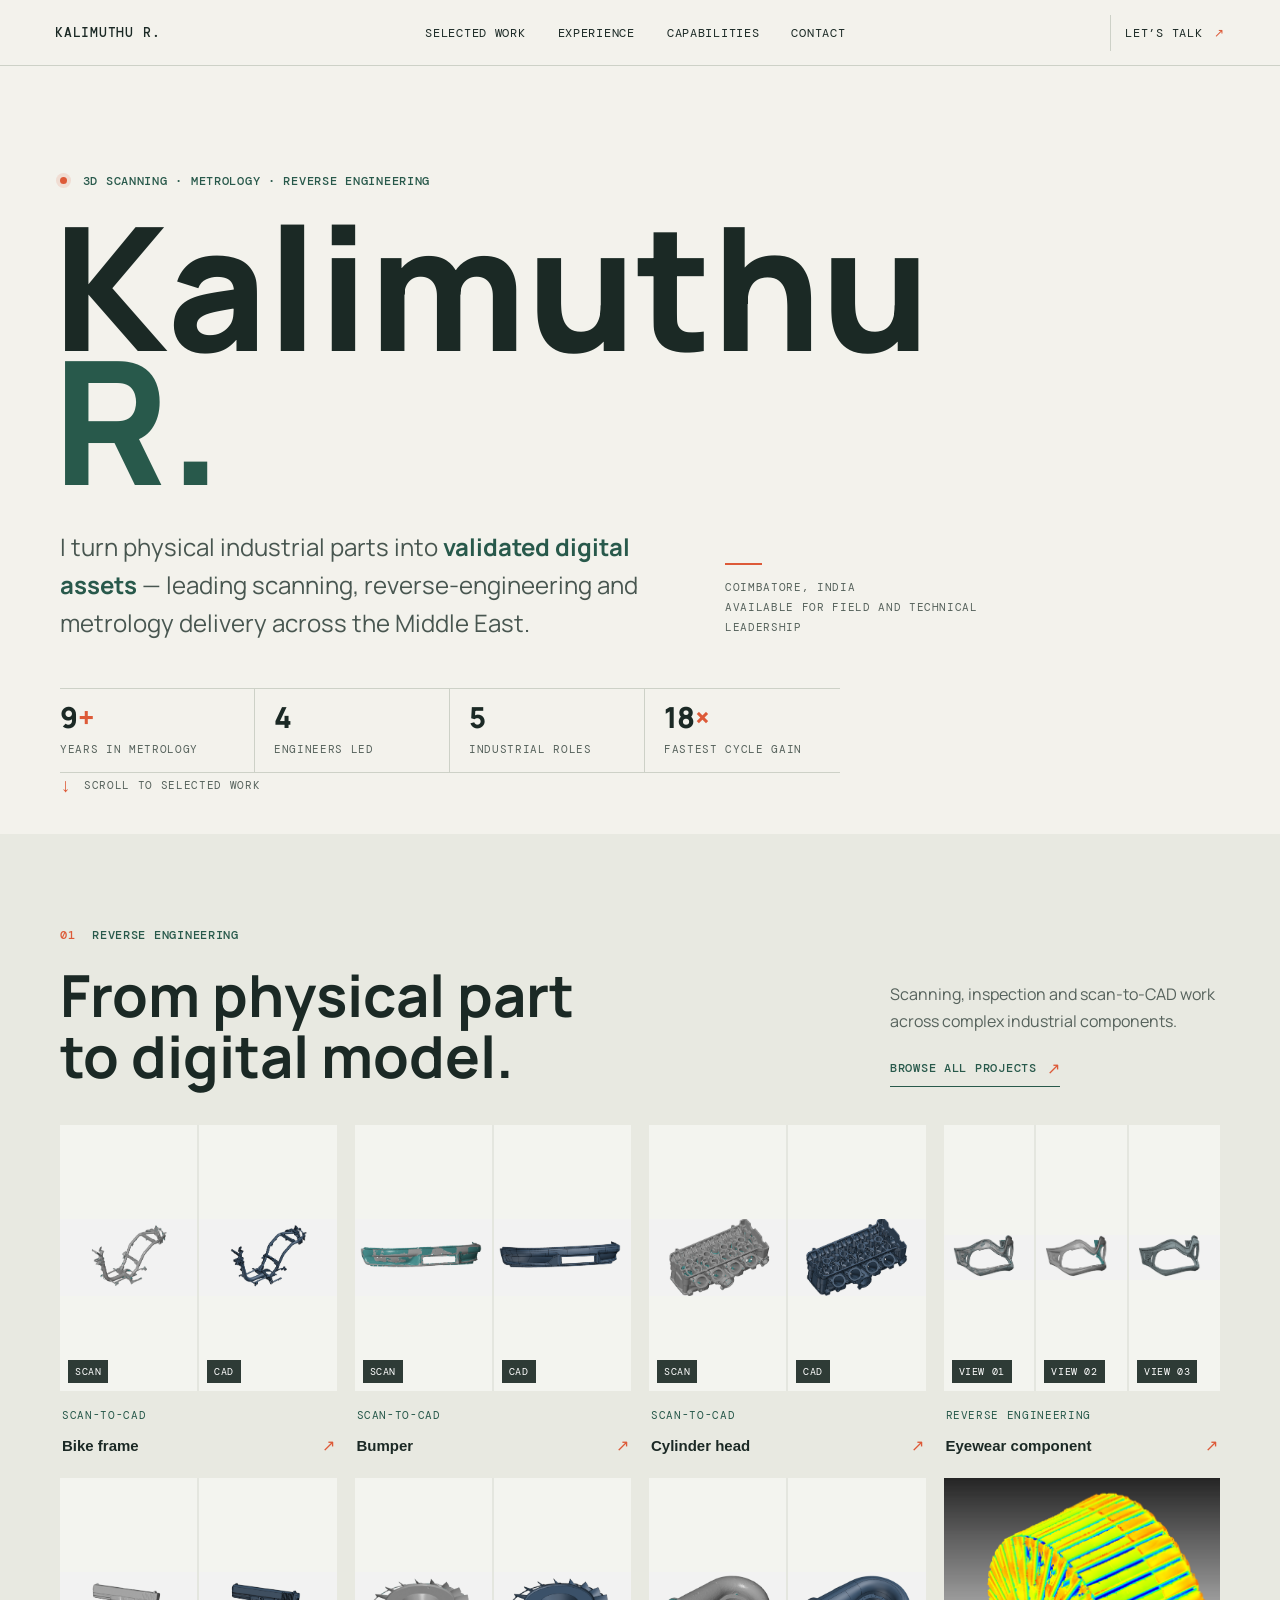
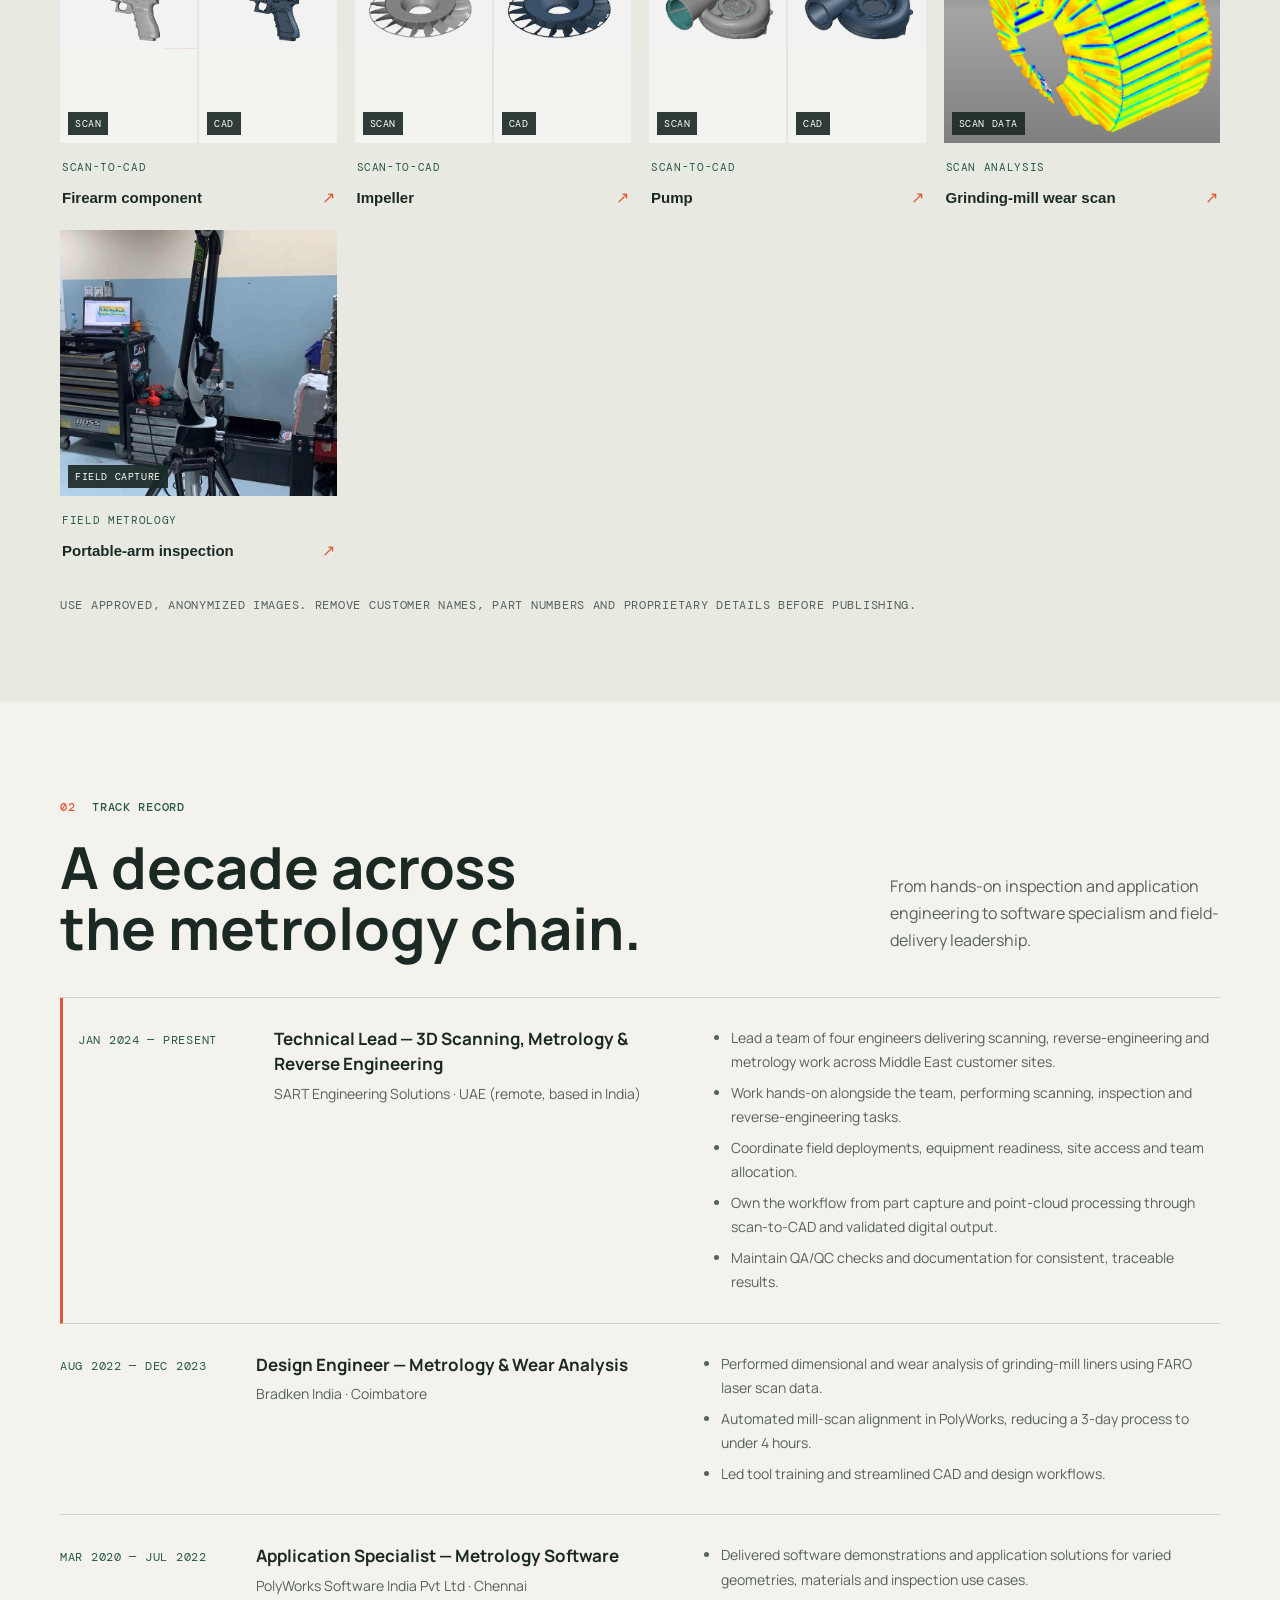
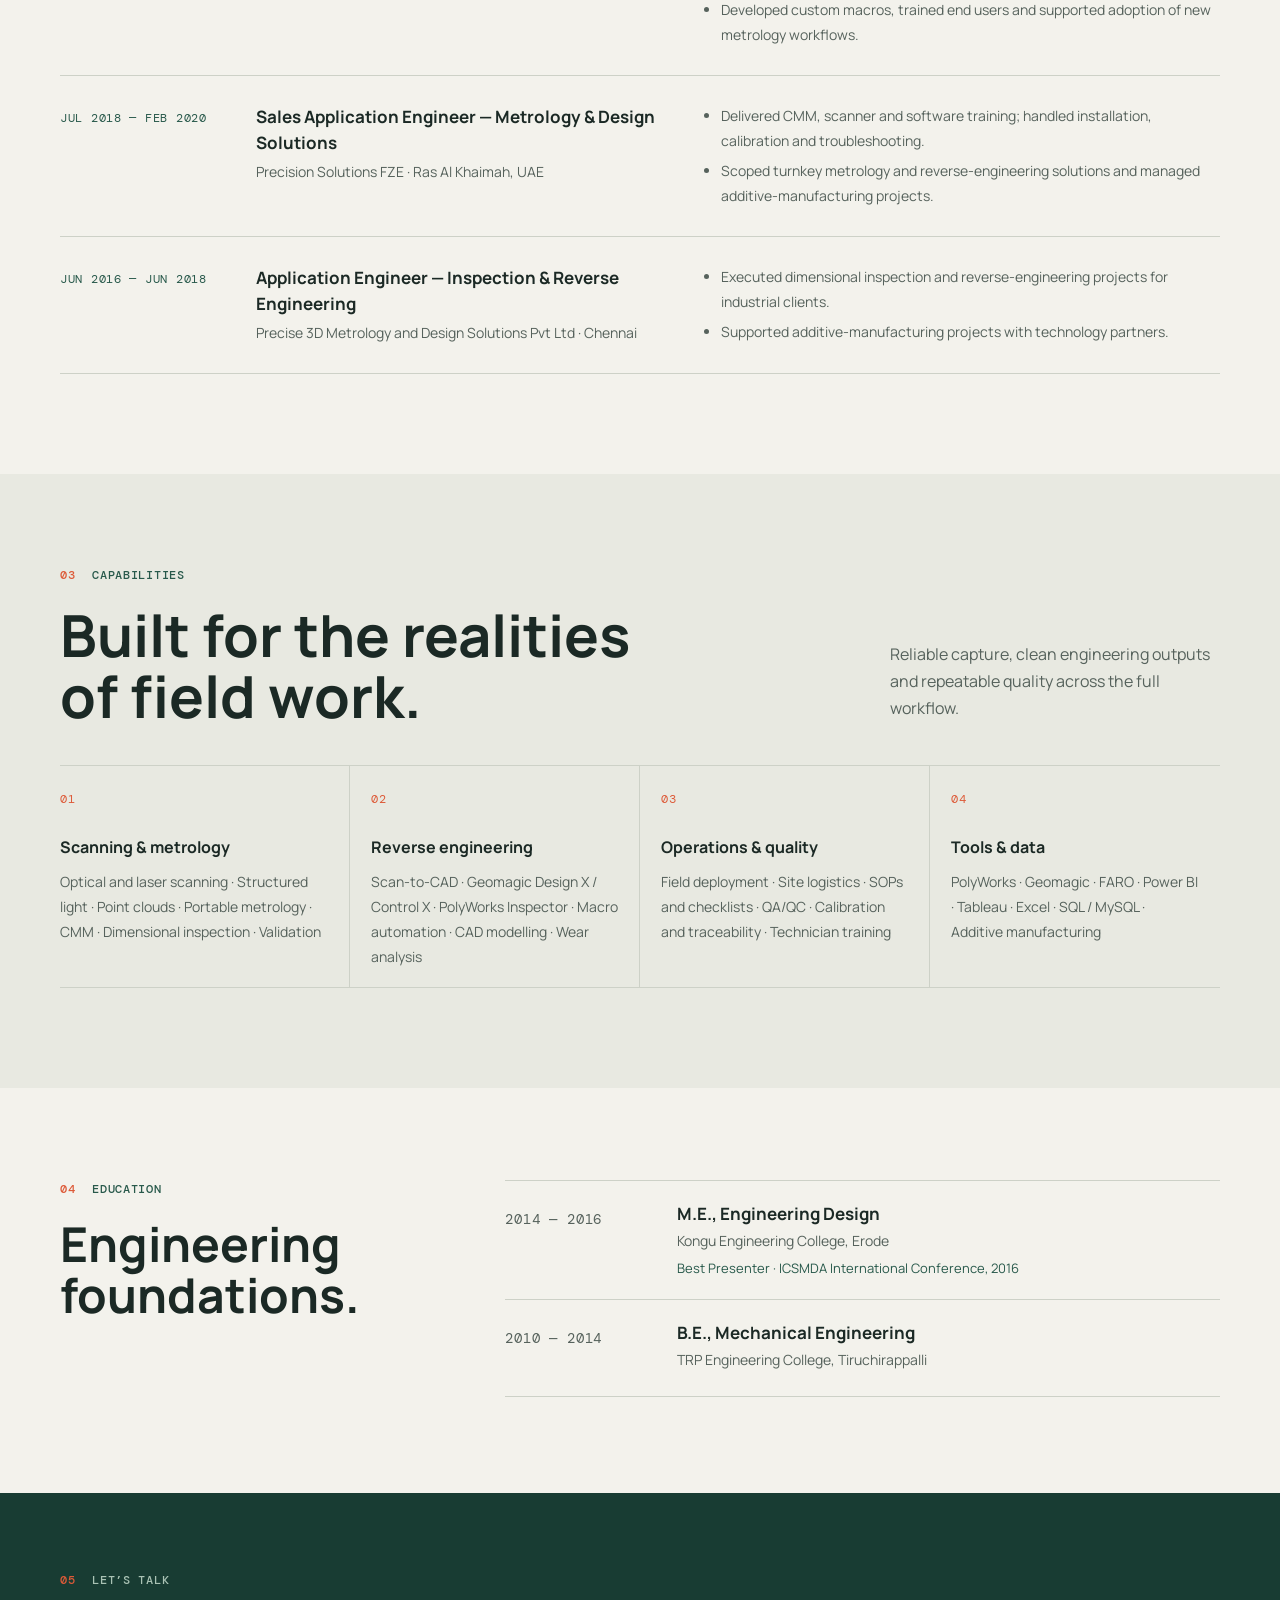
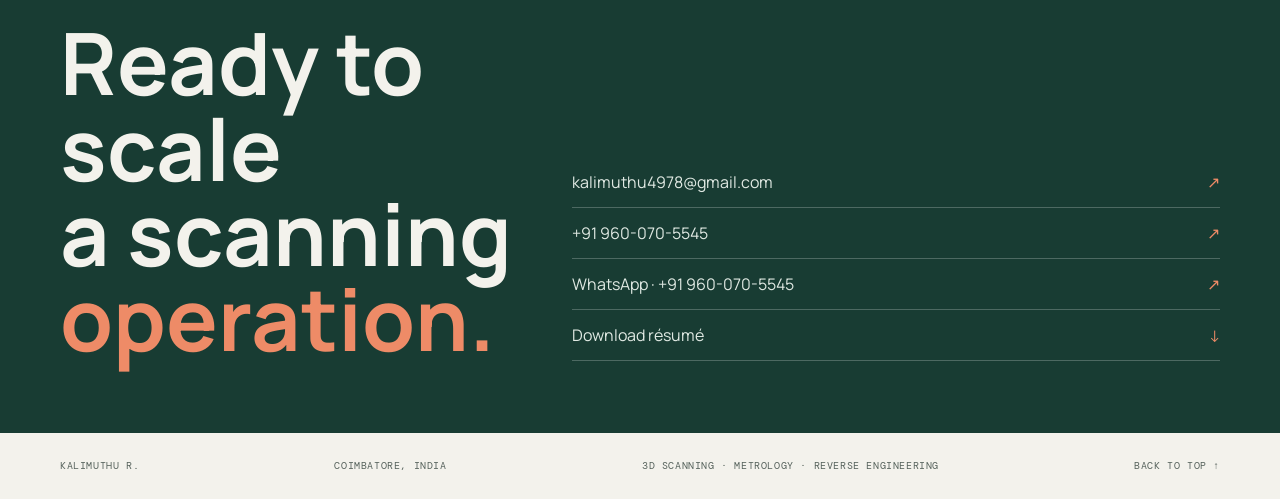
<file: index.html>
<!doctype html>
<html lang="en">
  <head>
    <meta charset="utf-8" />
    <meta name="viewport" content="width=device-width, initial-scale=1" />
    <meta name="theme-color" content="#f3f2ec" />
    <meta
      name="description"
      content="Kalimuthu R. leads industrial 3D scanning, metrology and reverse-engineering delivery, building workflows that are fast, repeatable and traceable."
    />
    <title>Kalimuthu R. | 3D Scanning & Metrology</title>
    <link rel="preconnect" href="https://fonts.googleapis.com" />
    <link rel="preconnect" href="https://fonts.gstatic.com" crossorigin />
    <link
      href="https://fonts.googleapis.com/css2?family=DM+Mono:wght@400;500&family=Manrope:wght@400;500;600;700;800&display=swap"
      rel="stylesheet"
    />
    <link rel="stylesheet" href="styles.css" />
  </head>
  <body>
    <header class="topbar">
      <a class="wordmark" href="#top" aria-label="Kalimuthu R. home">Kalimuthu R.</a>
      <nav aria-label="Main navigation">
        <a href="#work">Selected work</a>
        <a href="#experience">Experience</a>
        <a href="#capabilities">Capabilities</a>
        <a href="#contact">Contact</a>
      </nav>
      <a class="topbar-cta" href="#contact">Let’s talk <span aria-hidden="true">↗</span></a>
    </header>

    <main id="top">
      <section class="hero section-wrap" aria-labelledby="hero-title">
        <div class="hero-copy">
          <p class="eyebrow"><span class="status-dot"></span> 3D SCANNING · METROLOGY · REVERSE ENGINEERING</p>
          <h1 id="hero-title">Kalimuthu<br /><span>R.</span></h1>
          <div class="hero-bottom">
            <p class="hero-intro">I turn physical industrial parts into <strong>validated digital assets</strong> — leading scanning, reverse-engineering and metrology delivery across the Middle East.</p>
            <div class="hero-note"><span class="note-rule"></span> Coimbatore, India<br />Available for field and technical leadership</div>
          </div>
          <div class="stats" aria-label="Career highlights">
            <div><strong>9<span>+</span></strong><small>Years in metrology</small></div>
            <div><strong>4</strong><small>Engineers led</small></div>
            <div><strong>5</strong><small>Industrial roles</small></div>
            <div><strong>18<span>×</span></strong><small>Fastest cycle gain</small></div>
          </div>
        </div>
        <a class="hero-scroll" href="#work"><span>↓</span> SCROLL TO SELECTED WORK</a>
      </section>

      <section class="work-section" id="work" aria-labelledby="work-title">
        <div class="section-wrap">
          <div class="section-heading">
            <div>
              <p class="eyebrow"><span class="section-index">01</span> REVERSE ENGINEERING</p>
              <h2 id="work-title">From physical part<br />to digital model.</h2>
            </div>
            <div class="work-actions">
              <p class="section-summary">Scanning, inspection and scan-to-CAD work across complex industrial components.</p>
              <button class="gallery-open" id="open-gallery" type="button">Browse all projects <span aria-hidden="true">↗</span></button>
            </div>
          </div>

          <div class="project-grid" id="project-grid" aria-label="Scanning and reverse-engineering projects"></div>
          <p class="image-guidance">Use approved, anonymized images. Remove customer names, part numbers and proprietary details before publishing.</p>
        </div>
      </section>

      <section class="experience-section section-wrap" id="experience" aria-labelledby="experience-title">
        <div class="section-heading">
          <div>
            <p class="eyebrow"><span class="section-index">02</span> TRACK RECORD</p>
            <h2 id="experience-title">A decade across<br />the metrology chain.</h2>
          </div>
          <p class="section-summary">From hands-on inspection and application engineering to software specialism and field-delivery leadership.</p>
        </div>
        <div class="timeline">
          <article class="role role-current">
            <p class="role-date">JAN 2024 — PRESENT</p>
            <div><h3>Technical Lead — 3D Scanning, Metrology &amp; Reverse Engineering</h3><p class="role-company">SART Engineering Solutions · UAE (remote, based in India)</p></div>
            <ul>
              <li>Lead a team of four engineers delivering scanning, reverse-engineering and metrology work across Middle East customer sites.</li>
              <li>Work hands-on alongside the team, performing scanning, inspection and reverse-engineering tasks.</li>
              <li>Coordinate field deployments, equipment readiness, site access and team allocation.</li>
              <li>Own the workflow from part capture and point-cloud processing through scan-to-CAD and validated digital output.</li>
              <li>Maintain QA/QC checks and documentation for consistent, traceable results.</li>
            </ul>
          </article>
          <article class="role">
            <p class="role-date">AUG 2022 — DEC 2023</p>
            <div><h3>Design Engineer — Metrology &amp; Wear Analysis</h3><p class="role-company">Bradken India · Coimbatore</p></div>
            <ul>
              <li>Performed dimensional and wear analysis of grinding-mill liners using FARO laser scan data.</li>
              <li>Automated mill-scan alignment in PolyWorks, reducing a 3-day process to under 4 hours.</li>
              <li>Led tool training and streamlined CAD and design workflows.</li>
            </ul>
          </article>
          <article class="role">
            <p class="role-date">MAR 2020 — JUL 2022</p>
            <div><h3>Application Specialist — Metrology Software</h3><p class="role-company">PolyWorks Software India Pvt Ltd · Chennai</p></div>
            <ul>
              <li>Delivered software demonstrations and application solutions for varied geometries, materials and inspection use cases.</li>
              <li>Developed custom macros, trained end users and supported adoption of new metrology workflows.</li>
            </ul>
          </article>
          <article class="role">
            <p class="role-date">JUL 2018 — FEB 2020</p>
            <div><h3>Sales Application Engineer — Metrology &amp; Design Solutions</h3><p class="role-company">Precision Solutions FZE · Ras Al Khaimah, UAE</p></div>
            <ul>
              <li>Delivered CMM, scanner and software training; handled installation, calibration and troubleshooting.</li>
              <li>Scoped turnkey metrology and reverse-engineering solutions and managed additive-manufacturing projects.</li>
            </ul>
          </article>
          <article class="role">
            <p class="role-date">JUN 2016 — JUN 2018</p>
            <div><h3>Application Engineer — Inspection &amp; Reverse Engineering</h3><p class="role-company">Precise 3D Metrology and Design Solutions Pvt Ltd · Chennai</p></div>
            <ul>
              <li>Executed dimensional inspection and reverse-engineering projects for industrial clients.</li>
              <li>Supported additive-manufacturing projects with technology partners.</li>
            </ul>
          </article>
        </div>
      </section>

      <section class="capabilities-section" id="capabilities" aria-labelledby="capabilities-title">
        <div class="section-wrap">
          <div class="section-heading">
            <div><p class="eyebrow"><span class="section-index">03</span> CAPABILITIES</p><h2 id="capabilities-title">Built for the realities<br />of field work.</h2></div>
            <p class="section-summary">Reliable capture, clean engineering outputs and repeatable quality across the full workflow.</p>
          </div>
          <div class="capability-grid">
            <article><span class="cap-number">01</span><h3>Scanning &amp; metrology</h3><p>Optical and laser scanning · Structured light · Point clouds · Portable metrology · CMM · Dimensional inspection · Validation</p></article>
            <article><span class="cap-number">02</span><h3>Reverse engineering</h3><p>Scan-to-CAD · Geomagic Design X / Control X · PolyWorks Inspector · Macro automation · CAD modelling · Wear analysis</p></article>
            <article><span class="cap-number">03</span><h3>Operations &amp; quality</h3><p>Field deployment · Site logistics · SOPs and checklists · QA/QC · Calibration and traceability · Technician training</p></article>
            <article><span class="cap-number">04</span><h3>Tools &amp; data</h3><p>PolyWorks · Geomagic · FARO · Power BI · Tableau · Excel · SQL / MySQL · Additive manufacturing</p></article>
          </div>
        </div>
      </section>

      <section class="education-section section-wrap" aria-labelledby="education-title">
        <div class="education-heading"><p class="eyebrow"><span class="section-index">04</span> EDUCATION</p><h2 id="education-title">Engineering<br />foundations.</h2></div>
        <div class="education-list">
          <article><p class="role-date">2014 — 2016</p><div><h3>M.E., Engineering Design</h3><p>Kongu Engineering College, Erode</p><small>Best Presenter · ICSMDA International Conference, 2016</small></div></article>
          <article><p class="role-date">2010 — 2014</p><div><h3>B.E., Mechanical Engineering</h3><p>TRP Engineering College, Tiruchirappalli</p></div></article>
        </div>
      </section>

      <section class="contact-section" id="contact" aria-labelledby="contact-title">
        <div class="section-wrap contact-inner">
          <p class="eyebrow"><span class="section-index">05</span> LET’S TALK</p>
          <h2 id="contact-title">Ready to scale<br />a scanning <em>operation.</em></h2>
          <div class="contact-links">
            <a href="mailto:kalimuthu4978@gmail.com">kalimuthu4978@gmail.com <span aria-hidden="true">↗</span></a>
            <a href="tel:+919600705545">+91 960-070-5545 <span aria-hidden="true">↗</span></a>
            <a href="https://wa.me/919600705545" target="_blank" rel="noopener noreferrer">WhatsApp · +91 960-070-5545 <span aria-hidden="true">↗</span></a>
            <a href="assets/Kalimuthu_R_Resume.pdf" download>Download résumé <span aria-hidden="true">↓</span></a>
          </div>
        </div>
      </section>
    </main>

    <dialog class="gallery-dialog" id="project-gallery" aria-labelledby="gallery-title">
      <div class="gallery-shell">
        <div class="gallery-topline">
          <div><p class="eyebrow">PROJECT GALLERY</p><h2 id="gallery-title">Scanning &amp; reverse-engineering projects</h2></div>
          <button class="gallery-close" type="button" aria-label="Close project gallery">×</button>
        </div>
        <div class="gallery-viewport">
          <div class="gallery-track" id="gallery-track"></div>
        </div>
        <div class="gallery-controls">
          <button class="gallery-arrow" id="gallery-previous" type="button"><span aria-hidden="true">←</span> Previous</button>
          <span class="gallery-count" id="gallery-count" aria-live="polite">01 / 09</span>
          <div class="gallery-dots" aria-label="Choose a project"></div>
          <button class="gallery-arrow" id="gallery-next" type="button">Next <span aria-hidden="true">→</span></button>
        </div>
      </div>
    </dialog>

    <footer class="footer section-wrap"><span>KALIMUTHU R.</span><span>COIMBATORE, INDIA</span><span>3D SCANNING · METROLOGY · REVERSE ENGINEERING</span><a href="#top">BACK TO TOP ↑</a></footer>

    <script>
      const projects = [
        {
          title: "Bike frame",
          category: "Scan-to-CAD",
          description: "Captured scan and reconstructed CAD views of a bike frame.",
          images: [
            { src: "assets/RE/Bike%20Frame/Scan.png", label: "SCAN", alt: "3D scan of a bike frame" },
            { src: "assets/RE/Bike%20Frame/CAD.png", label: "CAD", alt: "CAD model of a bike frame" },
          ],
        },
        {
          title: "Bumper",
          category: "Scan-to-CAD",
          description: "Scan and CAD references for a bumper component.",
          images: [
            { src: "assets/RE/Bumper/scan.png", label: "SCAN", alt: "3D scan of a bumper" },
            { src: "assets/RE/Bumper/CAD.png", label: "CAD", alt: "CAD model of a bumper" },
          ],
        },
        {
          title: "Cylinder head",
          category: "Scan-to-CAD",
          description: "Scanned and reconstructed views of a cylinder head.",
          images: [
            { src: "assets/RE/cylinder%20head/scan.png", label: "SCAN", alt: "3D scan of a cylinder head" },
            { src: "assets/RE/cylinder%20head/cad.png", label: "CAD", alt: "CAD model of a cylinder head" },
          ],
        },
        {
          title: "Eyewear component",
          category: "Reverse engineering",
          description: "Three reference views from an eyewear reverse-engineering project.",
          images: [
            { src: "assets/RE/Eye%20wear/01.png", label: "VIEW 01", alt: "Eyewear project reference view 1" },
            { src: "assets/RE/Eye%20wear/02.png", label: "VIEW 02", alt: "Eyewear project reference view 2" },
            { src: "assets/RE/Eye%20wear/03.png", label: "VIEW 03", alt: "Eyewear project reference view 3" },
          ],
        },
        {
          title: "Firearm component",
          category: "Scan-to-CAD",
          description: "Scan and CAD reference views of a firearm component.",
          images: [
            { src: "assets/RE/gun/scan.png", label: "SCAN", alt: "3D scan of a firearm component" },
            { src: "assets/RE/gun/CAD.png", label: "CAD", alt: "CAD model of a firearm component" },
          ],
        },
        {
          title: "Impeller",
          category: "Scan-to-CAD",
          description: "Captured scan and CAD reconstruction references for an impeller.",
          images: [
            { src: "assets/RE/impeller/scan.png", label: "SCAN", alt: "3D scan of an impeller" },
            { src: "assets/RE/impeller/cad.png", label: "CAD", alt: "CAD model of an impeller" },
          ],
        },
        {
          title: "Pump",
          category: "Scan-to-CAD",
          description: "Scan and CAD reference views of a pump component.",
          images: [
            { src: "assets/RE/pump/scan.png", label: "SCAN", alt: "3D scan of a pump component" },
            { src: "assets/RE/pump/cad.png", label: "CAD", alt: "CAD model of a pump component" },
          ],
        },
        {
          title: "Grinding-mill wear scan",
          category: "Scan analysis",
          description: "Color-map visualization from an industrial scan and wear-analysis workflow.",
          images: [
            { src: "assets/mill-scan-alignment.jpg", label: "SCAN DATA", alt: "Color-map scan visualization of a grinding-mill liner" },
          ],
        },
        {
          title: "Portable-arm inspection",
          category: "Field metrology",
          description: "Portable metrology setup for capturing a mechanical component.",
          images: [
            { src: "assets/field-scanning.jpeg", label: "FIELD CAPTURE", alt: "Portable measuring arm set up beside an engine component" },
          ],
        },
      ];

      const projectGrid = document.querySelector("#project-grid");
      const gallery = document.querySelector("#project-gallery");
      const galleryTrack = document.querySelector("#gallery-track");
      const galleryCount = document.querySelector("#gallery-count");
      const galleryDotsContainer = document.querySelector(".gallery-dots");
      const gallerySlides = [];
      const galleryDots = [];
      let activeSlide = 0;

      projects.forEach((project, index) => {
        const card = document.createElement("button");
        card.className = "project-card";
        card.type = "button";
        card.dataset.gallerySlide = String(index);
        card.setAttribute("aria-label", `Open project: ${project.title}`);

        const cardImages = document.createElement("span");
        cardImages.className = `project-card-media${project.images.length === 1 ? " single" : ""}`;
        cardImages.style.gridTemplateColumns = `repeat(${project.images.length}, minmax(0, 1fr))`;
        project.images.forEach((image) => cardImages.append(createProjectImage(image, false)));

        const cardCaption = document.createElement("span");
        cardCaption.className = "project-card-caption";
        const category = document.createElement("span");
        category.className = "project-card-type";
        category.textContent = project.category;
        const title = document.createElement("strong");
        title.textContent = project.title;
        const arrow = document.createElement("span");
        arrow.className = "project-card-arrow";
        arrow.setAttribute("aria-hidden", "true");
        arrow.textContent = "↗";
        cardCaption.append(category, title, arrow);
        card.append(cardImages, cardCaption);
        projectGrid.append(card);

        const slide = document.createElement("article");
        slide.className = "gallery-slide";
        slide.setAttribute("aria-label", `Project ${index + 1} of ${projects.length}: ${project.title}`);
        const galleryImages = document.createElement("div");
        galleryImages.className = `gallery-images count-${project.images.length}`;
        galleryImages.dataset.count = String(project.images.length);
        galleryImages.style.gridTemplateColumns = `repeat(${project.images.length === 3 ? 2 : project.images.length}, minmax(0, 1fr))`;
        project.images.forEach((image) => galleryImages.append(createProjectImage(image, true)));

        const caption = document.createElement("div");
        caption.className = "gallery-caption";
        const projectType = document.createElement("p");
        projectType.className = "project-card-type";
        projectType.textContent = `${project.category} · ${String(index + 1).padStart(2, "0")}`;
        const projectTitle = document.createElement("h3");
        projectTitle.textContent = project.title;
        const description = document.createElement("p");
        description.textContent = project.description;
        caption.append(projectType, projectTitle, description);
        slide.append(galleryImages, caption);
        galleryTrack.append(slide);
        gallerySlides.push(slide);

        const dot = document.createElement("button");
        dot.type = "button";
        dot.setAttribute("aria-label", `Show project ${index + 1}: ${project.title}`);
        dot.setAttribute("aria-pressed", String(index === 0));
        galleryDotsContainer.append(dot);
        galleryDots.push(dot);
      });

      function createProjectImage(image, inGallery) {
        const frame = document.createElement(inGallery ? "figure" : "span");
        frame.className = "project-image";
        const photo = new Image();
        photo.src = image.src;
        photo.alt = image.alt;
        photo.loading = "lazy";
        const label = document.createElement(inGallery ? "figcaption" : "span");
        label.className = "project-image-label";
        label.textContent = image.label;
        frame.append(photo, label);
        return frame;
      }

      function showSlide(index) {
        activeSlide = (index + gallerySlides.length) % gallerySlides.length;
        galleryTrack.style.transform = `translateX(-${activeSlide * 100}%)`;
        galleryCount.textContent = `${String(activeSlide + 1).padStart(2, "0")} / ${String(gallerySlides.length).padStart(2, "0")}`;
        gallerySlides[activeSlide].querySelectorAll("img").forEach((photo) => { photo.loading = "eager"; });
        galleryDots.forEach((dot, dotIndex) => dot.setAttribute("aria-pressed", String(dotIndex === activeSlide)));
      }

      function openGallery(index = 0) {
        showSlide(index);
        gallery.showModal();
      }

      document.querySelector("#open-gallery").addEventListener("click", () => openGallery());
      document.querySelectorAll("[data-gallery-slide]").forEach((card) => {
        card.addEventListener("click", () => openGallery(Number(card.dataset.gallerySlide)));
      });
      document.querySelector(".gallery-close").addEventListener("click", () => gallery.close());
      document.querySelector("#gallery-previous").addEventListener("click", () => showSlide(activeSlide - 1));
      document.querySelector("#gallery-next").addEventListener("click", () => showSlide(activeSlide + 1));
      galleryDots.forEach((dot, index) => dot.addEventListener("click", () => showSlide(index)));
      gallery.addEventListener("click", (event) => {
        if (event.target === gallery) gallery.close();
      });
      document.addEventListener("keydown", (event) => {
        if (!gallery.open) return;
        if (event.key === "Escape") gallery.close();
        if (event.key === "ArrowRight") showSlide(activeSlide + 1);
        if (event.key === "ArrowLeft") showSlide(activeSlide - 1);
      });
    </script>
  </body>
</html>
</file>
<file: styles.css>
:root {
  color-scheme: light;
  --paper: #f3f2ec;
  --paper-deep: #e8e9e1;
  --ink: #1b2925;
  --muted: #56625c;
  --line: #cdd1c7;
  --green: #28594b;
  --green-dark: #183c33;
  --signal: #dd5a38;
  --mono: "DM Mono", "Courier New", monospace;
  --sans: "Manrope", "Trebuchet MS", sans-serif;
  font-family: var(--sans);
  font-synthesis: none;
  text-rendering: optimizeLegibility;
  scroll-behavior: smooth;
}

* { box-sizing: border-box; }
body { margin: 0; background: var(--paper); color: var(--ink); }
a { color: inherit; }
.section-wrap { width: min(1160px, calc(100% - 64px)); margin-inline: auto; }
.topbar { position: sticky; top: 0; z-index: 20; height: 66px; padding: 0 4.3vw; display: flex; align-items: center; justify-content: space-between; gap: 32px; border-bottom: 1px solid var(--line); background: var(--paper); }
section[id] { scroll-margin-top: 82px; }
.wordmark, .topbar nav a, .topbar-cta, .eyebrow, .hero-note, .stats small, .hero-scroll, .project-meta, .result-line, .image-guidance, .role-date, .cap-number, .photo-placeholder, .photo-caption, .footer { font-family: var(--mono); text-transform: uppercase; letter-spacing: .06em; }
.wordmark { text-decoration: none; font-size: 13px; font-weight: 500; white-space: nowrap; }
.wordmark span { color: var(--signal); }
.topbar nav { display: flex; align-items: center; gap: clamp(16px, 2.5vw, 36px); }
.topbar nav a, .topbar-cta { font-size: 12px; text-decoration: none; transition: color .2s ease; }
.topbar nav a:hover, .topbar-cta:hover { color: var(--signal); }
.topbar-cta { padding: 10px 0 10px 14px; border-left: 1px solid var(--line); white-space: nowrap; }
.topbar-cta span { color: var(--signal); padding-left: 4px; }
.hero { min-height: 690px; padding-top: 106px; padding-bottom: 36px; display: flex; flex-direction: column; justify-content: space-between; position: relative; }
.hero::before { content: ""; position: absolute; z-index: 0; inset: 0; pointer-events: none; opacity: .34; background-image: linear-gradient(to right, transparent 49.7%, #d9dcd4 50%, transparent 50.3%), linear-gradient(to bottom, transparent 49.7%, #d9dcd4 50%, transparent 50.3%); background-size: 96px 96px; mask-image: linear-gradient(to bottom, #000 0%, transparent 82%); }
.hero-copy, .hero-scroll { position: relative; z-index: 1; }
.eyebrow { margin: 0; color: var(--green); font-size: 12px; font-weight: 500; line-height: 1.6; }
.status-dot { display: inline-block; width: 7px; height: 7px; margin-right: 8px; border-radius: 50%; background: var(--signal); vertical-align: 1px; box-shadow: 0 0 0 4px #dd5a3824; }
.hero h1 { margin: 28px 0 26px -7px; font-size: 172px; font-weight: 800; line-height: .78; letter-spacing: 0; }
.hero h1 span { color: var(--green); }
.hero-bottom { display: flex; align-items: end; justify-content: space-between; gap: 40px; max-width: 950px; }
.hero-intro { max-width: 625px; margin: 14px 0 0; font-size: 24px; line-height: 1.6; color: #485650; }
.hero-intro strong { color: var(--green); font-weight: 700; }
.hero-note { min-width: 220px; padding-bottom: 5px; font-size: 11px; line-height: 1.8; color: var(--muted); }
.note-rule { display: block; width: 37px; height: 2px; margin-bottom: 13px; background: var(--signal); }
.stats { width: min(780px, 100%); margin-top: 45px; display: grid; grid-template-columns: repeat(4, 1fr); border-block: 1px solid var(--line); }
.stats div { min-height: 83px; padding: 14px 19px 12px; border-right: 1px solid var(--line); }
.stats div:first-child { padding-left: 0; }
.stats div:last-child { border: 0; }
.stats strong { display: block; font-size: 29px; line-height: 1; font-weight: 800; }
.stats strong span { color: var(--signal); }
.stats small { display: block; margin-top: 10px; color: var(--muted); font-size: 11px; line-height: 1.4; }
.hero-scroll { display: inline-flex; align-items: center; gap: 12px; width: fit-content; color: var(--muted); font-size: 11px; text-decoration: none; }
.hero-scroll span { color: var(--signal); font-size: 19px; }
.work-section { padding: 92px 0 86px; background: var(--paper-deep); }
.section-heading { display: flex; align-items: end; justify-content: space-between; gap: 50px; margin-bottom: 38px; }
.section-index { margin-right: 9px; color: var(--signal); }
.section-heading h2, .field-copy h2, .education-heading h2 { margin: 20px 0 0; font-size: 58px; line-height: 1.05; letter-spacing: 0; font-weight: 700; }
.section-summary { max-width: 330px; margin: 0 0 4px; color: var(--muted); font-size: 16px; line-height: 1.7; }
.work-actions { display: grid; justify-items: start; gap: 18px; }
.gallery-open { padding: 0 0 7px; display: inline-flex; align-items: center; gap: 10px; border: 0; border-bottom: 1px solid var(--green); background: transparent; color: var(--green); font: 500 12px var(--mono); letter-spacing: .06em; text-transform: uppercase; cursor: pointer; }
.gallery-open span { color: var(--signal); font-size: 16px; }
.gallery-open:hover { color: var(--signal); border-color: var(--signal); }
.project-grid { display: grid; grid-template-columns: repeat(4, minmax(0, 1fr)); gap: 18px; align-items: start; }
.project-card { min-width: 0; padding: 0; display: block; border: 0; background: transparent; color: inherit; text-align: left; cursor: pointer; }
.project-card:focus-visible, .gallery-open:focus-visible, .gallery-close:focus-visible, .gallery-arrow:focus-visible, .gallery-dots button:focus-visible { outline: 2px solid var(--signal); outline-offset: 4px; }
.project-card-media { aspect-ratio: 1.04; display: grid; gap: 2px; overflow: hidden; background: #e4e6df; }
.project-card-media.single { grid-template-columns: 1fr !important; }
.project-image { position: relative; min-width: 0; min-height: 0; display: block; overflow: hidden; background: #f3f4ef; }
.project-image img { display: block; width: 100%; height: 100%; object-fit: contain; background: #f3f4ef; }
.project-card-media.single .project-image img { object-fit: cover; }
.project-image-label { position: absolute; z-index: 1; left: 8px; bottom: 8px; padding: 5px 7px; background: #1b2925e8; color: white; font: 10px var(--mono); letter-spacing: .06em; }
.project-card-caption { min-height: 69px; padding: 13px 2px 0; display: grid; grid-template-columns: 1fr auto; align-items: center; gap: 5px 8px; }
.project-card-type { grid-column: 1 / -1; margin: 0; color: var(--green); font: 11px var(--mono); letter-spacing: .06em; text-transform: uppercase; }
.project-card-caption strong { font-size: 15px; line-height: 1.4; font-weight: 700; }
.project-card-arrow { color: var(--signal); font-size: 16px; transition: transform .2s ease; }
.project-card:hover .project-card-arrow { transform: translate(2px, -2px); }
.project-card:hover .project-image img { transform: scale(1.025); }
.project-card .project-image img { transition: transform .35s ease; }
.image-guidance { margin: 30px 0 0; color: var(--muted); font-size: 12px; line-height: 1.7; }
.field-section { padding: 88px 0; background: var(--green-dark); color: var(--paper); }
.field-layout { display: grid; grid-template-columns: .72fr 1.28fr; align-items: center; gap: 64px; }
.field-copy .eyebrow { color: #a9c2b4; }
.field-copy h2 { margin-top: 25px; font-size: clamp(38px, 5vw, 60px); }
.field-copy > p:last-child { max-width: 320px; margin: 18px 0 0; color: #c0cdc6; font-size: 16px; line-height: 1.8; }
.field-photo { height: 440px; background-color: #33564a; background-image: linear-gradient(135deg, #31594b 0%, #23443b 100%); }
.field-photo .photo-placeholder { color: #d3e0d8; }
.field-photo .photo-placeholder small { color: #b2c3b8; }
.experience-section { padding-top: 96px; padding-bottom: 100px; }
.timeline { border-top: 1px solid var(--line); }
.role { display: grid; grid-template-columns: 170px minmax(240px, .82fr) minmax(270px, 1fr); gap: 26px; padding: 28px 0; border-bottom: 1px solid var(--line); }
.role-current { border-left: 3px solid var(--signal); padding-left: 15px; }
.role-date { margin: 4px 0 0; color: var(--green); font-size: 12px; line-height: 1.7; }
.role h3 { margin: 0; font-size: 17px; line-height: 1.5; }
.role-company { margin: 6px 0 0; color: var(--muted); font-size: 14px; line-height: 1.6; }
.role ul { margin: 0; padding-left: 16px; color: var(--muted); font-size: 14px; line-height: 1.75; }
.role li + li { margin-top: 6px; }
.capabilities-section { padding: 92px 0 100px; background: var(--paper-deep); }
.capability-grid { display: grid; grid-template-columns: repeat(4, 1fr); border-block: 1px solid var(--line); }
.capability-grid article { min-height: 207px; padding: 20px 21px 18px; border-right: 1px solid var(--line); }
.capability-grid article:first-child { padding-left: 0; }
.capability-grid article:last-child { border: 0; }
.cap-number { color: var(--signal); font-size: 12px; }
.capability-grid h3 { margin: 28px 0 11px; font-size: 16px; }
.capability-grid p { margin: 0; color: var(--muted); font-size: 14px; line-height: 1.8; }
.education-section { display: grid; grid-template-columns: .7fr 1.3fr; gap: 60px; padding-top: 92px; padding-bottom: 96px; }
.education-heading h2 { font-size: 48px; }
.education-list article { display: grid; grid-template-columns: 150px 1fr; gap: 22px; padding: 21px 0; border-bottom: 1px solid var(--line); }
.education-list article:first-child { border-top: 1px solid var(--line); }
.education-list h3 { margin: 0; font-size: 17px; }
.education-list p { margin: 6px 0; color: var(--muted); font-size: 14px; }
.education-list small { color: var(--green); font-size: 13px; }
.contact-section { padding: 78px 0 72px; background: var(--green-dark); color: var(--paper); }
.contact-inner { display: grid; grid-template-columns: 1fr 1.4fr; column-gap: 50px; align-items: start; }
.contact-inner .eyebrow { color: #a9c2b4; }
.contact-inner h2 { grid-column: 1; margin: 30px 0 0; font-size: 86px; line-height: .99; }
.contact-inner h2 em { color: #ee8b67; font-style: normal; }
.contact-links { grid-column: 2; grid-row: 2; align-self: end; display: flex; flex-direction: column; margin-top: 48px; }
.contact-links a { display: flex; align-items: center; justify-content: space-between; gap: 20px; padding: 14px 0; border-bottom: 1px solid #ffffff3b; color: #e0e9e3; font-size: 16px; text-decoration: none; }
.contact-links a span { color: #ee8b67; }
.contact-links a:hover { color: white; }
.footer { min-height: 66px; display: flex; justify-content: space-between; align-items: center; gap: 20px; color: var(--muted); font-size: 10px; }
.footer a { text-decoration: none; }

.gallery-dialog { width: min(1000px, calc(100vw - 32px)); max-width: none; max-height: calc(100dvh - 32px); padding: 0; overflow: hidden; border: 1px solid var(--line); background: var(--paper); color: var(--ink); box-shadow: 0 24px 90px #101c1870; }
.gallery-dialog::backdrop { background: #10231fbd; backdrop-filter: blur(4px); }
.gallery-shell { padding: clamp(16px, 3vw, 32px); }
.gallery-topline { margin-bottom: 20px; display: flex; align-items: start; justify-content: space-between; gap: 24px; }
.gallery-topline h2 { margin: 8px 0 0; font-size: 20px; line-height: 1.25; }
.gallery-close { width: 38px; height: 38px; flex: 0 0 auto; border: 1px solid var(--line); background: transparent; color: var(--ink); font: 28px/1 var(--sans); cursor: pointer; }
.gallery-close:hover { border-color: var(--signal); color: var(--signal); }
.gallery-viewport { overflow: hidden; }
.gallery-track { display: flex; transition: transform .35s ease; touch-action: pan-y; }
.gallery-slide { width: 100%; flex: 0 0 100%; min-width: 0; }
.gallery-images { height: min(52vh, 500px); min-height: 220px; display: grid; gap: 8px; }
.gallery-images .project-image { margin: 0; }
.gallery-images.count-3 { height: auto; min-height: 0; }
.gallery-images.count-3 .project-image { height: min(25vh, 230px); }
.gallery-images.count-3 .project-image:last-child { grid-column: 1 / -1; height: min(20vh, 180px); }
.gallery-caption { padding-top: 17px; }
.gallery-caption h3 { margin: 7px 0 5px; font-size: 25px; line-height: 1.2; }
.gallery-caption > p:last-child { margin: 0; color: var(--muted); font-size: 16px; line-height: 1.6; }
.gallery-controls { padding-top: 21px; display: grid; grid-template-columns: 1fr auto auto 1fr; align-items: center; border-top: 1px solid var(--line); margin-top: 20px; }
.gallery-arrow { padding: 8px 0; display: inline-flex; align-items: center; gap: 9px; width: fit-content; border: 0; background: transparent; color: var(--green); font: 12px var(--mono); text-transform: uppercase; cursor: pointer; }
.gallery-arrow:last-child { justify-self: end; }
.gallery-arrow span { color: var(--signal); font-size: 16px; }
.gallery-count { color: var(--muted); font: 11px var(--mono); letter-spacing: .06em; }
.gallery-dots { display: flex; gap: 2px; }
.gallery-dots button { width: 24px; height: 24px; padding: 0; display: grid; place-items: center; border: 0; background: transparent; cursor: pointer; }
.gallery-dots button::before { width: 7px; height: 7px; border-radius: 50%; background: var(--line); content: ""; }
.gallery-dots button[aria-pressed="true"]::before { background: var(--signal); }

@media (max-width: 800px) {
  .topbar { padding-inline: 24px; }
  .topbar nav { gap: 14px; }
  .topbar nav a { font-size: 11px; }
  .topbar-cta { display: none; }
  .section-wrap { width: min(100% - 48px, 650px); }
  .hero { min-height: 630px; padding-top: 88px; }
  .hero h1 { font-size: 130px; }
  .hero-intro { font-size: 20px; }
  .section-heading h2, .field-copy h2 { font-size: 48px; }
  .education-heading h2 { font-size: 42px; }
  .contact-inner h2 { font-size: 68px; }
  .hero-bottom { align-items: start; flex-direction: column; gap: 17px; }
  .hero-note { display: flex; align-items: center; gap: 12px; }
  .note-rule { margin: 0; }
  .stats { margin-top: 30px; }
  .section-heading { align-items: start; flex-direction: column; gap: 16px; }
  .section-summary { max-width: 480px; }
  .project-grid { grid-template-columns: repeat(2, minmax(0, 1fr)); gap: 24px 16px; }
  .work-actions { width: 100%; }
  .field-layout { grid-template-columns: 1fr; gap: 28px; }
  .field-copy > p:last-child { max-width: 500px; }
  .field-photo { height: 380px; }
  .role { grid-template-columns: 140px 1fr; gap: 12px 20px; }
  .role ul { grid-column: 2; }
  .capability-grid { grid-template-columns: repeat(2, 1fr); }
  .capability-grid article { border-bottom: 1px solid var(--line); }
  .capability-grid article:nth-child(2) { border-right: 0; }
  .capability-grid article:nth-child(3) { padding-left: 0; }
  .capability-grid article:nth-child(3), .capability-grid article:nth-child(4) { border-bottom: 0; }
  .education-section { grid-template-columns: 1fr; gap: 32px; }
  .education-list article { grid-template-columns: 140px 1fr; }
}

@media (max-width: 540px) {
  .section-wrap { width: calc(100% - 36px); }
  .topbar { height: auto; min-height: 58px; padding-inline: 18px; gap: 16px; }
  .wordmark { font-size: 11px; }
  .topbar nav { gap: 8px; }
  .topbar nav a { font-family: var(--mono); font-size: 10px; }
  .topbar nav a:nth-child(3) { display: none; }
  .hero { min-height: 640px; padding-top: 84px; }
  .hero .eyebrow { max-width: 290px; font-size: 10px; }
  .hero h1 { margin-left: -3px; font-size: 68px; }
  .hero-intro { font-size: 17px; }
  .hero-note { font-size: 10px; }
  .stats div { min-height: 76px; padding: 12px 8px; }
  .stats strong { font-size: 23px; }
  .stats small { font-size: 10px; }
  .work-section, .capabilities-section { padding-block: 68px; }
  .section-heading h2, .field-copy h2, .education-heading h2 { font-size: 38px; }
  .project-card-media { aspect-ratio: 1.3; }
  .project-grid { grid-template-columns: 1fr; gap: 23px; }
  .project-card-caption { min-height: 64px; }
  .field-section { padding-block: 68px; }
  .field-photo { height: 290px; }
  .experience-section { padding-block: 68px; }
  .role { grid-template-columns: 1fr; gap: 12px; padding-block: 23px; }
  .role ul { grid-column: 1; }
  .role h3 { font-size: 17px; }
  .capability-grid article { min-height: 0; padding: 17px 13px 18px; }
  .capability-grid article:first-child, .capability-grid article:nth-child(3) { padding-left: 0; }
  .capability-grid h3 { margin-top: 22px; font-size: 14px; }
  .education-section { padding-block: 68px; }
  .education-list article { grid-template-columns: 1fr; gap: 10px; }
  .contact-section { padding-block: 62px; }
  .contact-inner { grid-template-columns: 1fr; }
  .contact-inner h2 { font-size: 53px; }
  .contact-links { grid-column: 1; grid-row: auto; margin-top: 32px; }
  .contact-links a { font-size: 14px; }
  .footer { min-height: 80px; flex-wrap: wrap; justify-content: flex-start; padding-block: 17px; font-size: 10px; }
  .footer span:last-of-type { flex-basis: 100%; order: 2; }
  .footer a { margin-left: auto; }
  .gallery-dialog { width: calc(100vw - 20px); max-height: calc(100dvh - 20px); }
  .gallery-shell { padding: 14px; }
  .gallery-topline { margin-bottom: 14px; }
  .gallery-topline h2 { font-size: 17px; }
  .gallery-images.count-1, .gallery-images.count-2 { height: 38vh; min-height: 210px; }
  .gallery-images.count-3 .project-image { height: 23vh; min-height: 135px; }
  .gallery-images.count-3 .project-image:last-child { height: 20vh; min-height: 120px; }
  .gallery-caption h3 { font-size: 21px; }
  .gallery-controls { grid-template-columns: 1fr auto 1fr; gap: 5px; }
  .gallery-arrow { width: 44px; height: 44px; justify-content: center; font-size: 0; }
  .gallery-arrow span { font-size: 20px; }
  .gallery-dots { display: none; }
}

@media (prefers-reduced-motion: reduce) {
  :root { scroll-behavior: auto; }
  *, *::before, *::after { transition-duration: .01ms !important; }
}

@media (max-width: 380px) {
  .hero h1 { font-size: 58px; }
}
</file>
